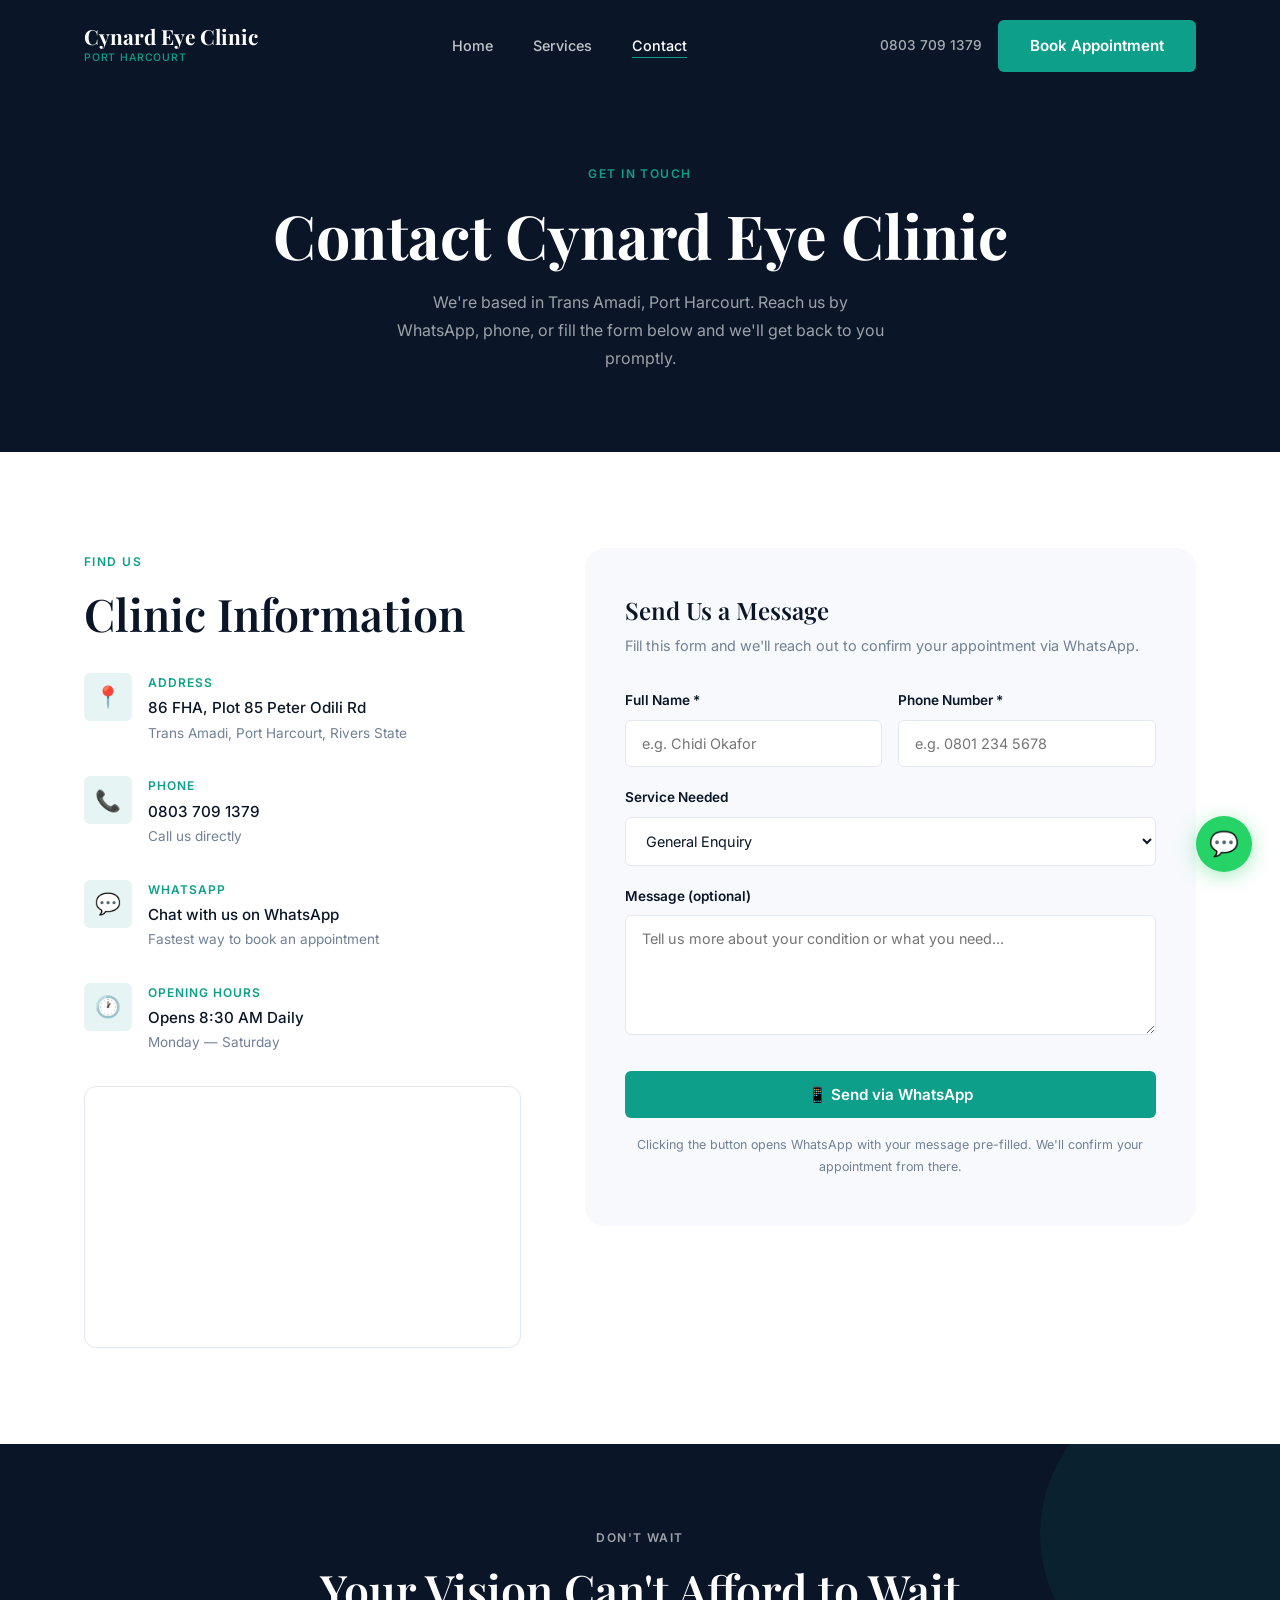
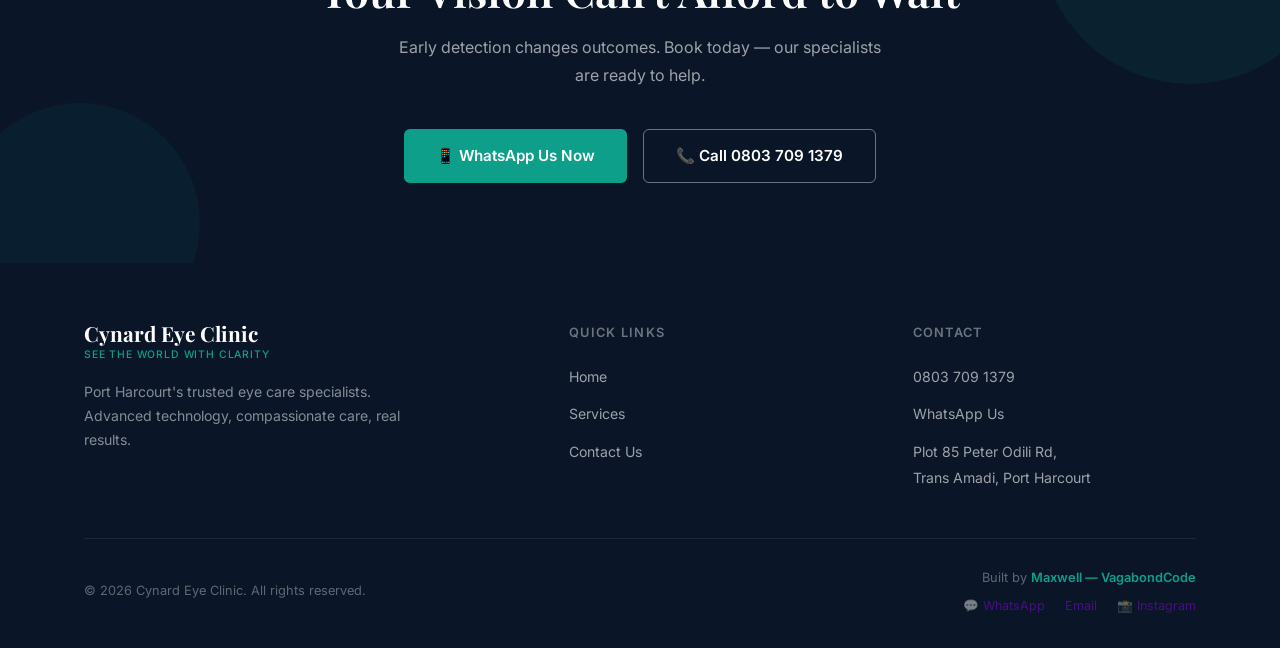
<file: contact.html>
<!DOCTYPE html>
<html lang="en">
<head>
  <meta charset="UTF-8" />
  <meta name="viewport" content="width=device-width, initial-scale=1.0" />
  <meta name="description" content="Contact Cynard Eye Clinic in Port Harcourt. Book an appointment via WhatsApp or call us directly. Located on Peter Odili Road, Trans Amadi." />
  <title>Contact Us | Cynard Eye Clinic</title>
  <link rel="stylesheet" href="style.css" />
  <link rel="icon" href="data:image/svg+xml,<svg xmlns='http://www.w3.org/2000/svg' viewBox='0 0 100 100'><text y='.9em' font-size='90'>👁️</text></svg>" />
</head>
<body>

  <!-- ===== NAVBAR ===== -->
  <nav class="navbar" id="navbar">
    <div class="container">
      <a href="index.html" class="nav-logo">
        <span class="nav-logo-name">Cynard Eye Clinic</span>
        <span class="nav-logo-tag">Port Harcourt</span>
      </a>
      <ul class="nav-links">
        <li><a href="index.html">Home</a></li>
        <li><a href="services.html">Services</a></li>
        <li><a href="contact.html" class="active">Contact</a></li>
      </ul>
      <div class="nav-cta">
        <span class="nav-phone">0803 709 1379</span>
        <a href="https://wa.me/2348037091379" target="_blank" class="btn btn-primary">Book Appointment</a>
      </div>
      <button class="hamburger" id="hamburger" aria-label="Toggle menu">
        <span></span><span></span><span></span>
      </button>
    </div>
  </nav>

  <!-- Mobile Nav -->
  <div class="mobile-nav" id="mobileNav">
    <a href="index.html" onclick="closeMobileNav()">Home</a>
    <a href="services.html" onclick="closeMobileNav()">Services</a>
    <a href="contact.html" onclick="closeMobileNav()">Contact</a>
    <a href="https://wa.me/2348037091379" target="_blank" class="btn btn-primary" style="margin-top:16px;">Book Appointment</a>
  </div>

  <!-- ===== PAGE HERO ===== -->
  <section class="page-hero">
    <div class="container">
      <span class="section-label">Get in Touch</span>
      <h1>Contact Cynard Eye Clinic</h1>
      <p>We're based in Trans Amadi, Port Harcourt. Reach us by WhatsApp, phone, or fill the form below and we'll get back to you promptly.</p>
    </div>
  </section>

  <!-- ===== CONTACT SECTION ===== -->
  <section class="section">
    <div class="container">
      <div class="contact-grid">

        <!-- LEFT: Info -->
        <div>
          <span class="section-label">Find Us</span>
          <h2 style="margin-bottom: 32px;">Clinic Information</h2>

          <div class="contact-info">
            <div class="contact-info-item">
              <div class="contact-info-icon">📍</div>
              <div>
                <div class="contact-info-label">Address</div>
                <div class="contact-info-value">86 FHA, Plot 85 Peter Odili Rd</div>
                <div class="contact-info-sub">Trans Amadi, Port Harcourt, Rivers State</div>
              </div>
            </div>

            <div class="contact-info-item">
              <div class="contact-info-icon">📞</div>
              <div>
                <div class="contact-info-label">Phone</div>
                <a href="tel:+2348037091379" class="contact-info-value" style="display:block;">0803 709 1379</a>
                <div class="contact-info-sub">Call us directly</div>
              </div>
            </div>

            <div class="contact-info-item">
              <div class="contact-info-icon">💬</div>
              <div>
                <div class="contact-info-label">WhatsApp</div>
                <a href="https://wa.me/2348037091379" target="_blank" class="contact-info-value" style="display:block;">Chat with us on WhatsApp</a>
                <div class="contact-info-sub">Fastest way to book an appointment</div>
              </div>
            </div>

            <div class="contact-info-item">
              <div class="contact-info-icon">🕐</div>
              <div>
                <div class="contact-info-label">Opening Hours</div>
                <div class="contact-info-value">Opens 8:30 AM Daily</div>
                <div class="contact-info-sub">Monday — Saturday</div>
              </div>
            </div>
          </div>

          <!-- Map -->
          <div class="map-wrapper">
            <iframe
              src="https://www.google.com/maps/embed?pb=!1m18!1m12!1m3!1d3975.4!2d7.0134!3d4.8156!2m3!1f0!2f0!3f0!3m2!1i1024!2i768!4f13.1!3m3!1m2!1s0x0%3A0x0!2sCynard+Eye+Clinic!5e0!3m2!1sen!2sng!4v1234567890"
              allowfullscreen=""
              loading="lazy"
              referrerpolicy="no-referrer-when-downgrade"
              title="Cynard Eye Clinic location map">
            </iframe>
          </div>
        </div>

        <!-- RIGHT: Form -->
        <div class="contact-form-wrap">
          <h3>Send Us a Message</h3>
          <p>Fill this form and we'll reach out to confirm your appointment via WhatsApp.</p>

          <form id="contactForm">
            <div class="form-row">
              <div class="form-group">
                <label class="form-label" for="name">Full Name *</label>
                <input
                  type="text"
                  id="name"
                  class="form-input"
                  placeholder="e.g. Chidi Okafor"
                  required
                />
              </div>
              <div class="form-group">
                <label class="form-label" for="phone">Phone Number *</label>
                <input
                  type="tel"
                  id="phone"
                  class="form-input"
                  placeholder="e.g. 0801 234 5678"
                  required
                />
              </div>
            </div>

            <div class="form-group">
              <label class="form-label" for="service">Service Needed</label>
              <select id="service" class="form-select">
                <option value="General Enquiry">General Enquiry</option>
                <option value="Routine Eye Exam">Routine Eye Exam</option>
                <option value="Cataract Surgery">Cataract Surgery</option>
                <option value="LASIK / Refractive Surgery">LASIK / Refractive Surgery</option>
                <option value="Glaucoma Treatment">Glaucoma Treatment</option>
                <option value="Retina & Vitreous Care">Retina & Vitreous Care</option>
                <option value="Pediatric Ophthalmology">Pediatric Ophthalmology</option>
                <option value="Oculoplastics">Oculoplastics</option>
                <option value="Contact Lens & Optical">Contact Lens & Optical</option>
              </select>
            </div>

            <div class="form-group">
              <label class="form-label" for="message">Message (optional)</label>
              <textarea
                id="message"
                class="form-textarea"
                placeholder="Tell us more about your condition or what you need..."
              ></textarea>
            </div>

            <button type="submit" class="btn btn-primary" style="width:100%; justify-content:center; margin-top:8px;">
              📱 Send via WhatsApp
            </button>

            <p style="font-size:0.78rem; color:var(--text-muted); text-align:center; margin-top:16px; max-width:none;">
              Clicking the button opens WhatsApp with your message pre-filled. We'll confirm your appointment from there.
            </p>
          </form>
        </div>

      </div>
    </div>
  </section>

  <!-- ===== CTA BANNER ===== -->
  <section class="cta-banner">
    <div class="container">
      <span class="section-label text-white" style="opacity:0.6;">Don't Wait</span>
      <h2>Your Vision Can't Afford to Wait</h2>
      <p>
        Early detection changes outcomes. Book today — our specialists are ready to help.
      </p>
      <div class="cta-actions">
        <a href="https://wa.me/2348037091379" target="_blank" class="btn btn-primary">
          📱 WhatsApp Us Now
        </a>
        <a href="tel:+2348037091379" class="btn btn-outline">
          📞 Call 0803 709 1379
        </a>
      </div>
    </div>
  </section>

  <!-- ===== FOOTER ===== -->
  <footer>
    <div class="container">
      <div class="footer-top">
        <div class="footer-brand">
          <div class="nav-logo">
            <span class="nav-logo-name">Cynard Eye Clinic</span>
            <span class="nav-logo-tag">See the World with Clarity</span>
          </div>
          <p>Port Harcourt's trusted eye care specialists. Advanced technology, compassionate care, real results.</p>
        </div>
        <div>
          <div class="footer-heading">Quick Links</div>
          <ul class="footer-links">
            <li><a href="index.html">Home</a></li>
            <li><a href="services.html">Services</a></li>
            <li><a href="contact.html">Contact Us</a></li>
          </ul>
        </div>
        <div>
          <div class="footer-heading">Contact</div>
          <ul class="footer-links">
            <li><a href="tel:+2348037091379">0803 709 1379</a></li>
            <li><a href="https://wa.me/2348037091379" target="_blank">WhatsApp Us</a></li>
            <li><a href="contact.html">Plot 85 Peter Odili Rd,<br>Trans Amadi, Port Harcourt</a></li>
          </ul>
        </div>
      </div>
      <div class="footer-bottom">
        <p class="footer-copyright">© 2026 Cynard Eye Clinic. All rights reserved.</p>
        <div class="footer-credit-block">
          <p class="footer-credit">Built by <a href="https://wa.me/2347089428435" target="_blank">Maxwell — VagabondCode</a></p>
          <div class="footer-credit-contacts">
            <a href="https://wa.me/2347089428435" target="_blank" class="footer-contact-link">💬 WhatsApp</a>
            <a href="mailto:vagabondcode02@gmail.com" class="footer-contact-link">Email</a>
            <a href="https://instagram.com/vagabond.code" target="_blank" class="footer-contact-link">📸 Instagram</a>
          </div>
        </div>
      </div>
    </div>
  </footer>

  <!-- WhatsApp Float -->
  <a href="https://wa.me/2348037091379" target="_blank" class="whatsapp-float" aria-label="Chat on WhatsApp">
    💬
  </a>

  <script src="main.js"></script>
</body>
</html>
</file>
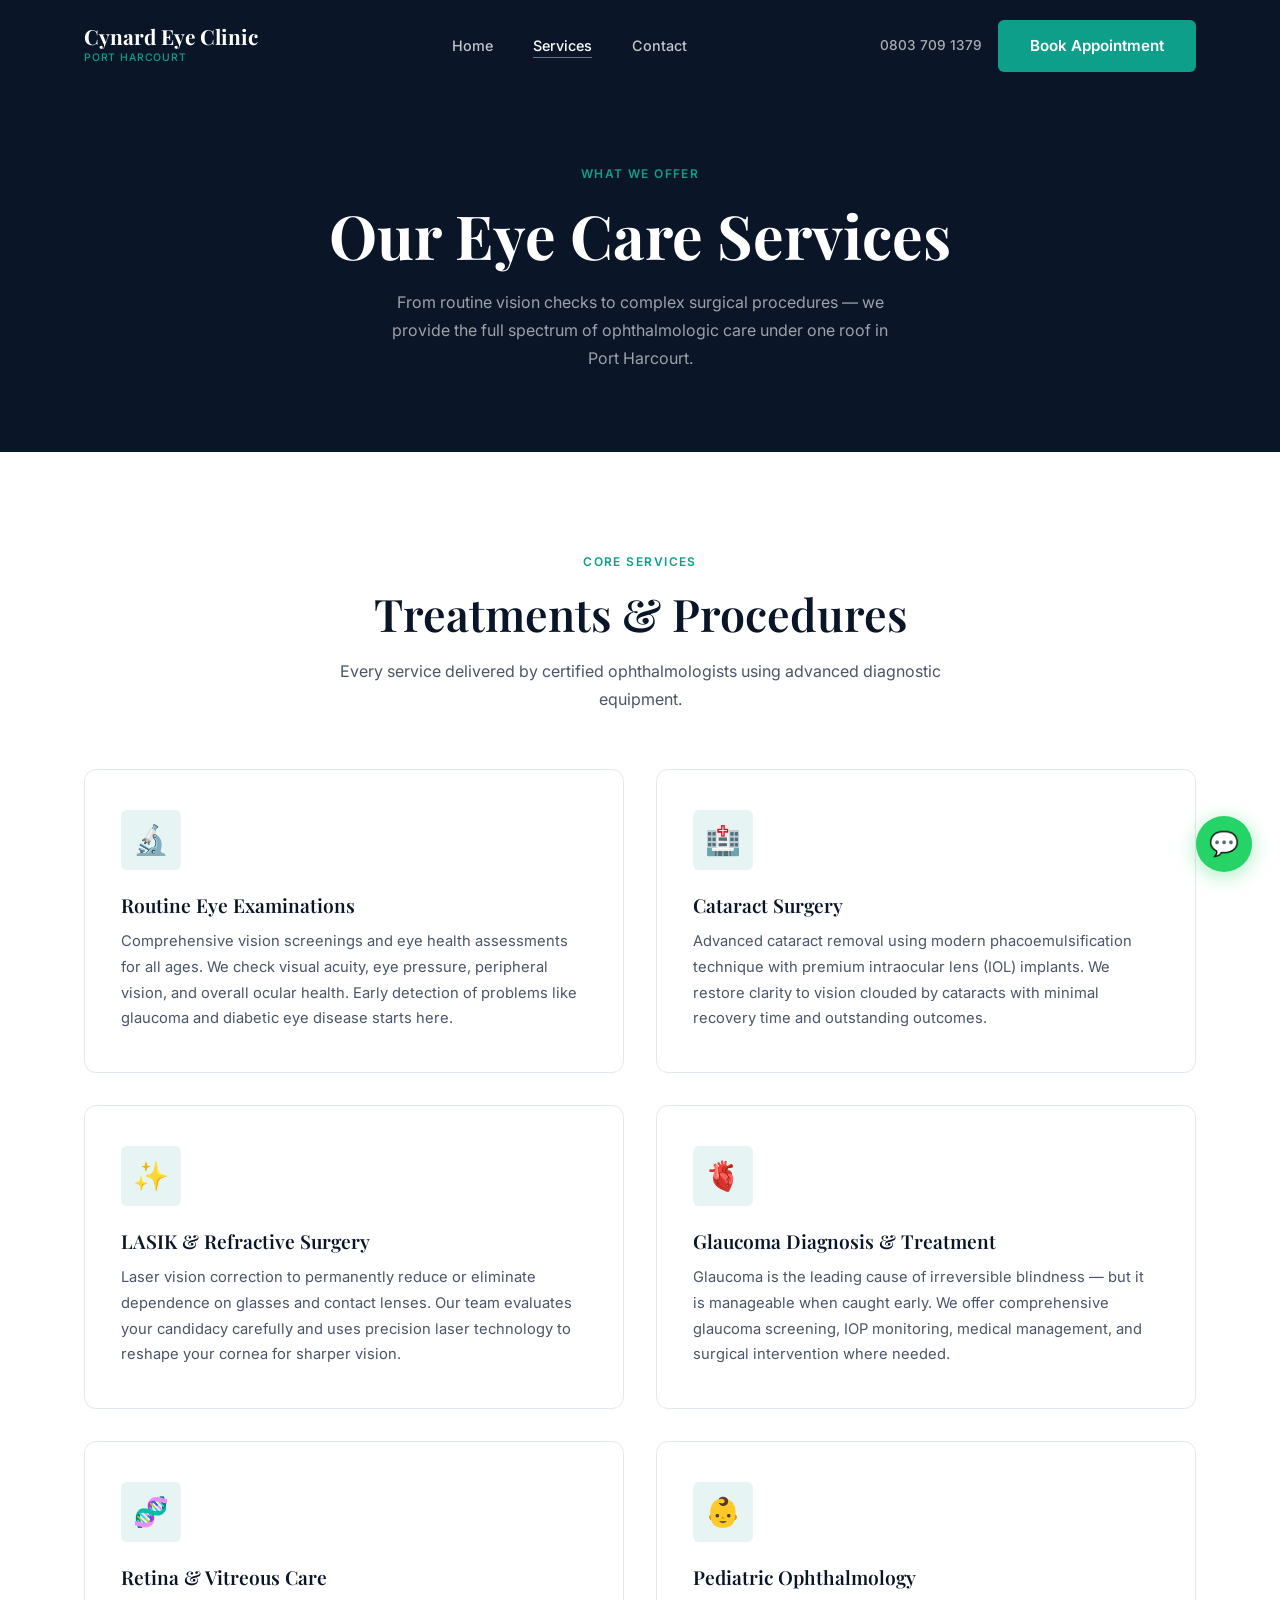
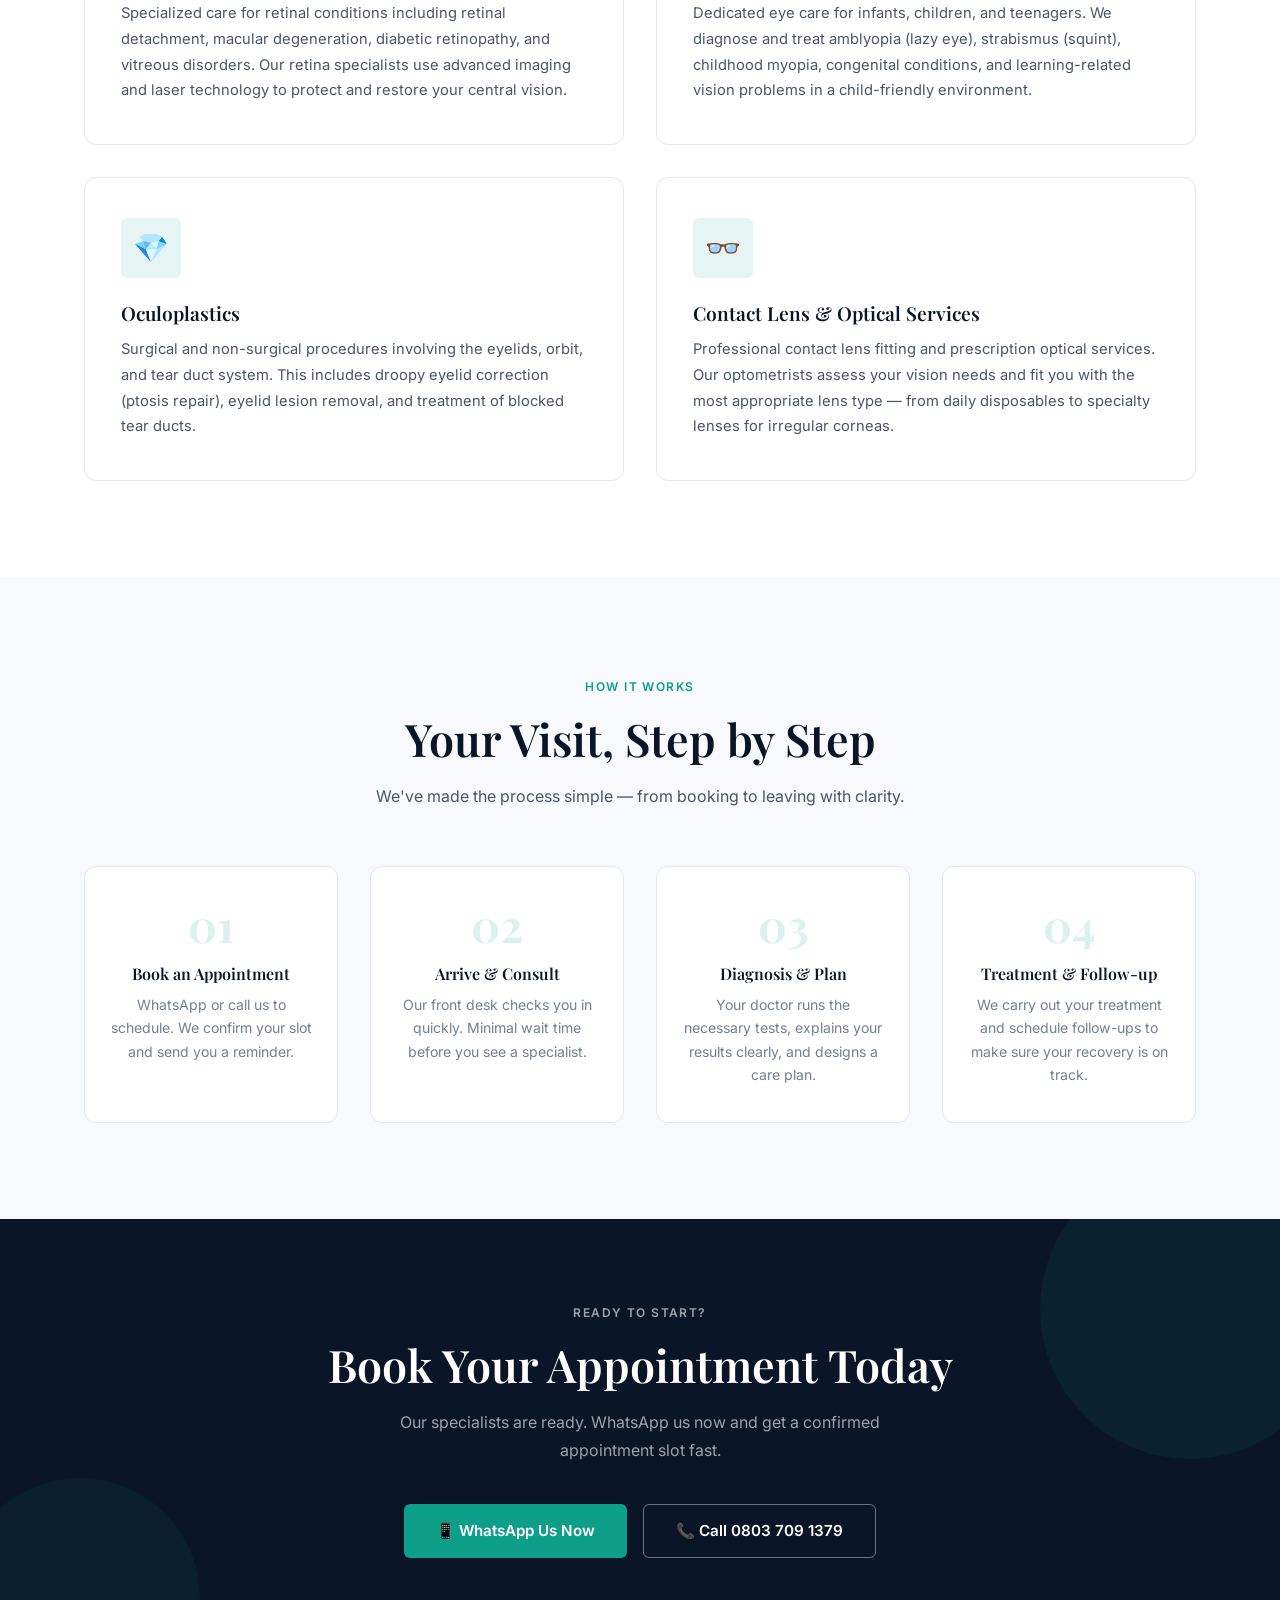
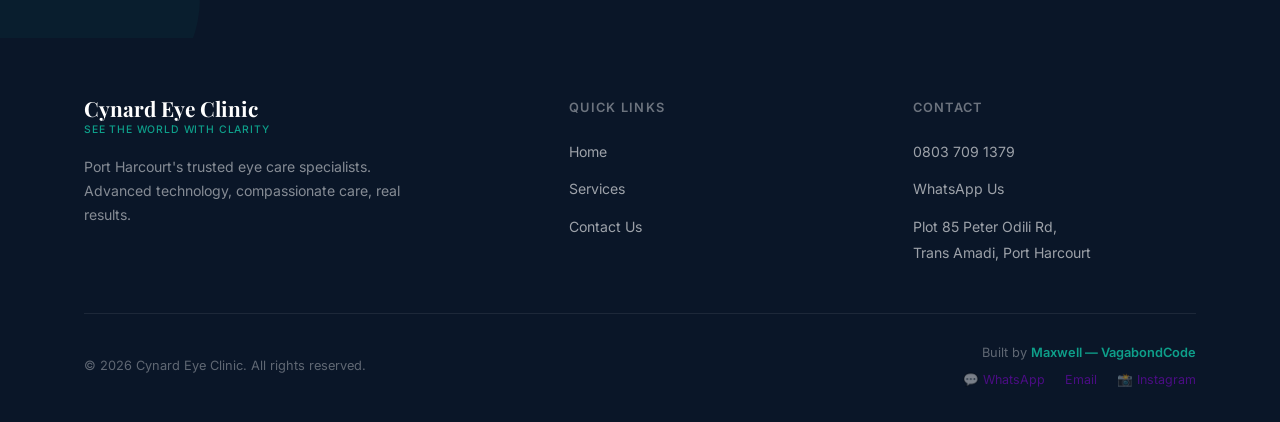
<file: services.html>
<!DOCTYPE html>
<html lang="en">
<head>
  <meta charset="UTF-8" />
  <meta name="viewport" content="width=device-width, initial-scale=1.0" />
  <meta name="description" content="Cynard Eye Clinic services — cataract surgery, LASIK, glaucoma treatment, pediatric ophthalmology and more in Port Harcourt." />
  <title>Our Services | Cynard Eye Clinic</title>
  <link rel="stylesheet" href="style.css" />
  <link rel="icon" href="data:image/svg+xml,<svg xmlns='http://www.w3.org/2000/svg' viewBox='0 0 100 100'><text y='.9em' font-size='90'>👁️</text></svg>" />
</head>
<body>

  <!-- ===== NAVBAR ===== -->
  <nav class="navbar" id="navbar">
    <div class="container">
      <a href="index.html" class="nav-logo">
        <span class="nav-logo-name">Cynard Eye Clinic</span>
        <span class="nav-logo-tag">Port Harcourt</span>
      </a>
      <ul class="nav-links">
        <li><a href="index.html">Home</a></li>
        <li><a href="services.html" class="active">Services</a></li>
        <li><a href="contact.html">Contact</a></li>
      </ul>
      <div class="nav-cta">
        <span class="nav-phone">0803 709 1379</span>
        <a href="https://wa.me/2348037091379" target="_blank" class="btn btn-primary">Book Appointment</a>
      </div>
      <button class="hamburger" id="hamburger" aria-label="Toggle menu">
        <span></span><span></span><span></span>
      </button>
    </div>
  </nav>

  <!-- Mobile Nav -->
  <div class="mobile-nav" id="mobileNav">
    <a href="index.html" onclick="closeMobileNav()">Home</a>
    <a href="services.html" onclick="closeMobileNav()">Services</a>
    <a href="contact.html" onclick="closeMobileNav()">Contact</a>
    <a href="https://wa.me/2348037091379" target="_blank" class="btn btn-primary" style="margin-top:16px;">Book Appointment</a>
  </div>

  <!-- ===== PAGE HERO ===== -->
  <section class="page-hero">
    <div class="container">
      <span class="section-label">What We Offer</span>
      <h1>Our Eye Care Services</h1>
      <p>From routine vision checks to complex surgical procedures — we provide the full spectrum of ophthalmologic care under one roof in Port Harcourt.</p>
    </div>
  </section>

  <!-- ===== MAIN SERVICES ===== -->
  <section class="section">
    <div class="container">
      <div class="text-center">
        <span class="section-label">Core Services</span>
        <h2>Treatments & Procedures</h2>
        <p style="margin: 16px auto 0; text-align:center;">
          Every service delivered by certified ophthalmologists using advanced diagnostic equipment.
        </p>
      </div>

      <div class="services-page-grid">

        <div class="service-page-card">
          <div class="service-icon">🔬</div>
          <h3>Routine Eye Examinations</h3>
          <p>Comprehensive vision screenings and eye health assessments for all ages. We check visual acuity, eye pressure, peripheral vision, and overall ocular health. Early detection of problems like glaucoma and diabetic eye disease starts here.</p>
        </div>

        <div class="service-page-card">
          <div class="service-icon">🏥</div>
          <h3>Cataract Surgery</h3>
          <p>Advanced cataract removal using modern phacoemulsification technique with premium intraocular lens (IOL) implants. We restore clarity to vision clouded by cataracts with minimal recovery time and outstanding outcomes.</p>
        </div>

        <div class="service-page-card">
          <div class="service-icon">✨</div>
          <h3>LASIK & Refractive Surgery</h3>
          <p>Laser vision correction to permanently reduce or eliminate dependence on glasses and contact lenses. Our team evaluates your candidacy carefully and uses precision laser technology to reshape your cornea for sharper vision.</p>
        </div>

        <div class="service-page-card">
          <div class="service-icon">🫀</div>
          <h3>Glaucoma Diagnosis & Treatment</h3>
          <p>Glaucoma is the leading cause of irreversible blindness — but it is manageable when caught early. We offer comprehensive glaucoma screening, IOP monitoring, medical management, and surgical intervention where needed.</p>
        </div>

        <div class="service-page-card">
          <div class="service-icon">🧬</div>
          <h3>Retina & Vitreous Care</h3>
          <p>Specialized care for retinal conditions including retinal detachment, macular degeneration, diabetic retinopathy, and vitreous disorders. Our retina specialists use advanced imaging and laser technology to protect and restore your central vision.</p>
        </div>

        <div class="service-page-card">
          <div class="service-icon">👶</div>
          <h3>Pediatric Ophthalmology</h3>
          <p>Dedicated eye care for infants, children, and teenagers. We diagnose and treat amblyopia (lazy eye), strabismus (squint), childhood myopia, congenital conditions, and learning-related vision problems in a child-friendly environment.</p>
        </div>

        <div class="service-page-card">
          <div class="service-icon">💎</div>
          <h3>Oculoplastics</h3>
          <p>Surgical and non-surgical procedures involving the eyelids, orbit, and tear duct system. This includes droopy eyelid correction (ptosis repair), eyelid lesion removal, and treatment of blocked tear ducts.</p>
        </div>

        <div class="service-page-card">
          <div class="service-icon">👓</div>
          <h3>Contact Lens & Optical Services</h3>
          <p>Professional contact lens fitting and prescription optical services. Our optometrists assess your vision needs and fit you with the most appropriate lens type — from daily disposables to specialty lenses for irregular corneas.</p>
        </div>

      </div>
    </div>
  </section>

  <!-- ===== PROCESS SECTION ===== -->
  <section class="section bg-off-white">
    <div class="container">
      <div class="text-center">
        <span class="section-label">How It Works</span>
        <h2>Your Visit, Step by Step</h2>
        <p style="margin: 16px auto 0; text-align:center;">
          We've made the process simple — from booking to leaving with clarity.
        </p>
      </div>

      <div class="process-grid">
        <div class="process-step">
          <div class="process-number">01</div>
          <h4>Book an Appointment</h4>
          <p>WhatsApp or call us to schedule. We confirm your slot and send you a reminder.</p>
        </div>
        <div class="process-step">
          <div class="process-number">02</div>
          <h4>Arrive & Consult</h4>
          <p>Our front desk checks you in quickly. Minimal wait time before you see a specialist.</p>
        </div>
        <div class="process-step">
          <div class="process-number">03</div>
          <h4>Diagnosis & Plan</h4>
          <p>Your doctor runs the necessary tests, explains your results clearly, and designs a care plan.</p>
        </div>
        <div class="process-step">
          <div class="process-number">04</div>
          <h4>Treatment & Follow-up</h4>
          <p>We carry out your treatment and schedule follow-ups to make sure your recovery is on track.</p>
        </div>
      </div>
    </div>
  </section>

  <!-- ===== CTA BANNER ===== -->
  <section class="cta-banner">
    <div class="container">
      <span class="section-label text-white" style="opacity:0.6;">Ready to Start?</span>
      <h2>Book Your Appointment Today</h2>
      <p>
        Our specialists are ready. WhatsApp us now and get a confirmed appointment slot fast.
      </p>
      <div class="cta-actions">
        <a href="https://wa.me/2348037091379" target="_blank" class="btn btn-primary">
          📱 WhatsApp Us Now
        </a>
        <a href="tel:+2348037091379" class="btn btn-outline">
          📞 Call 0803 709 1379
        </a>
      </div>
    </div>
  </section>

  <!-- ===== FOOTER ===== -->
  <footer>
    <div class="container">
      <div class="footer-top">
        <div class="footer-brand">
          <div class="nav-logo">
            <span class="nav-logo-name">Cynard Eye Clinic</span>
            <span class="nav-logo-tag">See the World with Clarity</span>
          </div>
          <p>Port Harcourt's trusted eye care specialists. Advanced technology, compassionate care, real results.</p>
        </div>
        <div>
          <div class="footer-heading">Quick Links</div>
          <ul class="footer-links">
            <li><a href="index.html">Home</a></li>
            <li><a href="services.html">Services</a></li>
            <li><a href="contact.html">Contact Us</a></li>
          </ul>
        </div>
        <div>
          <div class="footer-heading">Contact</div>
          <ul class="footer-links">
            <li><a href="tel:+2348037091379">0803 709 1379</a></li>
            <li><a href="https://wa.me/2348037091379" target="_blank">WhatsApp Us</a></li>
            <li><a href="contact.html">Plot 85 Peter Odili Rd,<br>Trans Amadi, Port Harcourt</a></li>
          </ul>
        </div>
      </div>
      <div class="footer-bottom">
        <p class="footer-copyright">© 2026 Cynard Eye Clinic. All rights reserved.</p>
        <div class="footer-credit-block">
          <p class="footer-credit">Built by <a href="https://wa.me/2347089428435" target="_blank">Maxwell — VagabondCode</a></p>
          <div class="footer-credit-contacts">
            <a href="https://wa.me/2347089428435" target="_blank" class="footer-contact-link">
              💬 WhatsApp
            </a>
            <a href="mailto:vagabondcode02@gmail.com" class="footer-contact-link">Email</a>
            <a href="https://instagram.com/vagabond.code" target="_blank" class="footer-contact-link">
              📸 Instagram
            </a>
          </div>
        </div>
      </div>
    </div>
  </footer>

  <!-- WhatsApp Float -->
  <a href="https://wa.me/2348037091379" target="_blank" class="whatsapp-float" aria-label="Chat on WhatsApp">
    💬
  </a>

  <script src="main.js"></script>
</body>
</html>
</file>
<file: style.css>
/* ================================
   CYNARD EYE CLINIC — STYLESHEET
   VagabondCode | Maxwell Idowu
================================ */

/* --- GOOGLE FONTS --- */
@import url('https://fonts.googleapis.com/css2?family=Inter:wght@300;400;500;600;700&family=Playfair+Display:wght@600;700&display=swap');

/* --- CSS VARIABLES --- */
:root {
  --navy: #0A1628;
  --navy-mid: #112240;
  --teal: #0E9F8A;
  --teal-light: #12B5A0;
  --white: #FFFFFF;
  --off-white: #F7F9FC;
  --text-primary: #0A1628;
  --text-secondary: #4A5568;
  --text-muted: #718096;
  --border: #E2E8F0;
  --shadow-sm: 0 2px 8px rgba(10, 22, 40, 0.08);
  --shadow-md: 0 8px 32px rgba(10, 22, 40, 0.12);
  --shadow-lg: 0 20px 60px rgba(10, 22, 40, 0.16);
  --radius-sm: 6px;
  --radius-md: 12px;
  --radius-lg: 20px;
  --font-body: 'Inter', sans-serif;
  --font-display: 'Playfair Display', serif;
  --transition: all 0.3s cubic-bezier(0.4, 0, 0.2, 1);
}

/* --- RESET --- */
*, *::before, *::after {
  margin: 0;
  padding: 0;
  box-sizing: border-box;
}

html {
  scroll-behavior: smooth;
  font-size: 16px;
}

body {
  font-family: var(--font-body);
  color: var(--text-primary);
  background: var(--white);
  line-height: 1.6;
  overflow-x: hidden;
  -webkit-font-smoothing: antialiased;
}

img {
  max-width: 100%;
  display: block;
}

a {
  text-decoration: none;
  color: inherit;
}

ul {
  list-style: none;
}

/* --- TYPOGRAPHY --- */
h1, h2, h3, h4 {
  font-family: var(--font-display);
  line-height: 1.2;
  color: var(--navy);
}

h1 { font-size: clamp(2.2rem, 5vw, 3.8rem); font-weight: 700; }
h2 { font-size: clamp(1.8rem, 3.5vw, 2.8rem); font-weight: 600; }
h3 { font-size: clamp(1.2rem, 2vw, 1.5rem); font-weight: 600; }
h4 { font-size: 1.1rem; font-weight: 600; }

p {
  font-size: 1rem;
  line-height: 1.75;
  color: var(--text-secondary);
  max-width: 65ch;
}

/* --- UTILITIES --- */
.container {
  width: 100%;
  max-width: 1160px;
  margin: 0 auto;
  padding: 0 24px;
}

.section {
  padding: 96px 0;
}

.section-sm {
  padding: 64px 0;
}

.section-label {
  display: inline-block;
  font-size: 0.75rem;
  font-weight: 600;
  letter-spacing: 0.12em;
  text-transform: uppercase;
  color: var(--teal);
  margin-bottom: 16px;
}

.text-center { text-align: center; }
.text-white { color: var(--white) !important; }
.text-muted { color: var(--text-muted) !important; }

.bg-navy { background: var(--navy); }
.bg-off-white { background: var(--off-white); }

/* --- BUTTONS --- */
.btn {
  display: inline-flex;
  align-items: center;
  gap: 8px;
  padding: 14px 32px;
  border-radius: var(--radius-sm);
  font-family: var(--font-body);
  font-size: 0.95rem;
  font-weight: 600;
  cursor: pointer;
  border: none;
  transition: var(--transition);
  white-space: nowrap;
}

.btn-primary {
  background: var(--teal);
  color: var(--white);
}

.btn-primary:hover {
  background: var(--teal-light);
  transform: translateY(-2px);
  box-shadow: 0 8px 24px rgba(14, 159, 138, 0.35);
}

.btn-outline {
  background: transparent;
  color: var(--white);
  border: 1.5px solid rgba(255,255,255,0.4);
}

.btn-outline:hover {
  background: rgba(255,255,255,0.1);
  border-color: var(--white);
}

.btn-ghost {
  background: transparent;
  color: var(--teal);
  padding: 0;
  font-weight: 600;
}

.btn-ghost:hover {
  gap: 12px;
}

/* --- NAVBAR --- */
.navbar {
  position: fixed;
  top: 0;
  left: 0;
  right: 0;
  z-index: 1000;
  padding: 20px 0;
  transition: var(--transition);
}

.navbar.scrolled {
  background: rgba(10, 22, 40, 0.97);
  backdrop-filter: blur(12px);
  padding: 14px 0;
  box-shadow: var(--shadow-md);
}

.navbar .container {
  display: flex;
  align-items: center;
  justify-content: space-between;
}

.nav-logo {
  display: flex;
  flex-direction: column;
}

.nav-logo-name {
  font-family: var(--font-display);
  font-size: 1.3rem;
  font-weight: 700;
  color: var(--white);
  line-height: 1;
}

.nav-logo-tag {
  font-size: 0.65rem;
  font-weight: 500;
  color: var(--teal);
  letter-spacing: 0.08em;
  text-transform: uppercase;
  margin-top: 3px;
}

.nav-links {
  display: flex;
  align-items: center;
  gap: 40px;
}

.nav-links a {
  font-size: 0.9rem;
  font-weight: 500;
  color: rgba(255,255,255,0.75);
  transition: var(--transition);
  position: relative;
}

.nav-links a::after {
  content: '';
  position: absolute;
  bottom: -4px;
  left: 0;
  width: 0;
  height: 1.5px;
  background: var(--teal);
  transition: var(--transition);
}

.nav-links a:hover,
.nav-links a.active {
  color: var(--white);
}

.nav-links a:hover::after,
.nav-links a.active::after {
  width: 100%;
}

.nav-cta {
  display: flex;
  align-items: center;
  gap: 16px;
}

.nav-phone {
  font-size: 0.85rem;
  font-weight: 500;
  color: rgba(255,255,255,0.65);
}

.hamburger {
  display: none;
  flex-direction: column;
  gap: 5px;
  cursor: pointer;
  padding: 4px;
}

.hamburger span {
  display: block;
  width: 24px;
  height: 2px;
  background: var(--white);
  transition: var(--transition);
  border-radius: 2px;
}

.hamburger.open span:nth-child(1) {
  transform: translateY(7px) rotate(45deg);
}
.hamburger.open span:nth-child(2) {
  opacity: 0;
}
.hamburger.open span:nth-child(3) {
  transform: translateY(-7px) rotate(-45deg);
}

/* Mobile nav */
.mobile-nav {
  display: none;
  position: fixed;
  top: 0;
  left: 0;
  right: 0;
  bottom: 0;
  background: var(--navy);
  z-index: 999;
  flex-direction: column;
  align-items: center;
  justify-content: center;
  gap: 40px;
}

.mobile-nav.open {
  display: flex;
}

.mobile-nav a {
  font-family: var(--font-display);
  font-size: 2rem;
  font-weight: 600;
  color: var(--white);
  transition: var(--transition);
}

.mobile-nav a:hover {
  color: var(--teal);
}

/* --- HERO --- */
.hero {
  min-height: 100vh;
  background: var(--navy);
  display: flex;
  align-items: center;
  position: relative;
  overflow: hidden;
  padding-top: 80px;
}

.hero-bg-pattern {
  position: absolute;
  top: 0; right: 0;
  width: 55%;
  height: 100%;
  background: linear-gradient(135deg, #112240 0%, #0d1f3c 100%);
  clip-path: polygon(12% 0, 100% 0, 100% 100%, 0% 100%);
  z-index: 0;
}

.hero-image-wrap {
  position: absolute;
  top: 0; right: 0;
  width: 50%;
  height: 100%;
  z-index: 1;
}

.hero-image-wrap img {
  width: 100%;
  height: 100%;
  object-fit: cover;
  opacity: 0.35;
}

.hero-overlay {
  position: absolute;
  top: 0; right: 0;
  width: 50%;
  height: 100%;
  background: linear-gradient(to right, var(--navy) 0%, transparent 40%);
  z-index: 2;
}

.hero .container {
  position: relative;
  z-index: 3;
  display: grid;
  grid-template-columns: 1fr 1fr;
  gap: 60px;
  align-items: center;
}

.hero-content {
  max-width: 580px;
}

.hero-badge {
  display: inline-flex;
  align-items: center;
  gap: 8px;
  background: rgba(14, 159, 138, 0.15);
  border: 1px solid rgba(14, 159, 138, 0.3);
  border-radius: 100px;
  padding: 6px 16px;
  margin-bottom: 28px;
}

.hero-badge span {
  font-size: 0.8rem;
  font-weight: 500;
  color: var(--teal);
}

.hero-badge-dot {
  width: 6px;
  height: 6px;
  border-radius: 50%;
  background: var(--teal);
  animation: pulse 2s infinite;
}

@keyframes pulse {
  0%, 100% { opacity: 1; transform: scale(1); }
  50% { opacity: 0.5; transform: scale(0.8); }
}

.hero h1 {
  color: var(--white);
  margin-bottom: 24px;
}

.hero h1 span {
  color: var(--teal);
}

.hero-description {
  color: rgba(255,255,255,0.65);
  font-size: 1.05rem;
  line-height: 1.8;
  margin-bottom: 40px;
  max-width: 52ch;
}

.hero-actions {
  display: flex;
  align-items: center;
  gap: 20px;
  flex-wrap: wrap;
}

.hero-stats {
  display: flex;
  gap: 48px;
  margin-top: 60px;
  padding-top: 40px;
  border-top: 1px solid rgba(255,255,255,0.1);
}

.hero-stat-number {
  font-family: var(--font-display);
  font-size: 2rem;
  font-weight: 700;
  color: var(--white);
  line-height: 1;
}

.hero-stat-label {
  font-size: 0.8rem;
  color: rgba(255,255,255,0.5);
  margin-top: 4px;
}

/* --- TRUST BAR --- */
.trust-bar {
  background: var(--teal);
  padding: 20px 0;
}

.trust-bar .container {
  display: flex;
  align-items: center;
  justify-content: space-between;
  flex-wrap: wrap;
  gap: 16px;
}

.trust-item {
  display: flex;
  align-items: center;
  gap: 10px;
}

.trust-icon {
  font-size: 1.2rem;
}

.trust-text {
  font-size: 0.85rem;
  font-weight: 600;
  color: var(--white);
}

/* --- SERVICES SECTION --- */
.services-grid {
  display: grid;
  grid-template-columns: repeat(3, 1fr);
  gap: 24px;
  margin-top: 56px;
}

.service-card {
  background: var(--white);
  border: 1px solid var(--border);
  border-radius: var(--radius-md);
  padding: 36px 28px;
  transition: var(--transition);
  position: relative;
  overflow: hidden;
}

.service-card::before {
  content: '';
  position: absolute;
  top: 0; left: 0;
  width: 3px;
  height: 0;
  background: var(--teal);
  transition: var(--transition);
}

.service-card:hover {
  transform: translateY(-4px);
  box-shadow: var(--shadow-md);
  border-color: transparent;
}

.service-card:hover::before {
  height: 100%;
}

.service-icon {
  width: 52px;
  height: 52px;
  background: rgba(14, 159, 138, 0.1);
  border-radius: var(--radius-sm);
  display: flex;
  align-items: center;
  justify-content: center;
  font-size: 1.5rem;
  margin-bottom: 20px;
}

.service-card h3 {
  font-size: 1.05rem;
  margin-bottom: 10px;
  color: var(--navy);
}

.service-card p {
  font-size: 0.9rem;
  line-height: 1.65;
  color: var(--text-muted);
  max-width: none;
}

/* --- WHY CHOOSE US --- */
.why-grid {
  display: grid;
  grid-template-columns: 1fr 1fr;
  gap: 80px;
  align-items: center;
}

.why-image {
  border-radius: var(--radius-lg);
  overflow: hidden;
  box-shadow: var(--shadow-lg);
  height: 520px;
}

.why-image img {
  width: 100%;
  height: 100%;
  object-fit: cover;
}

.why-points {
  display: flex;
  flex-direction: column;
  gap: 32px;
  margin-top: 40px;
}

.why-point {
  display: flex;
  gap: 20px;
}

.why-point-icon {
  width: 44px;
  height: 44px;
  min-width: 44px;
  background: rgba(14, 159, 138, 0.1);
  border-radius: var(--radius-sm);
  display: flex;
  align-items: center;
  justify-content: center;
  font-size: 1.2rem;
}

.why-point-text h4 {
  color: var(--navy);
  margin-bottom: 6px;
}

.why-point-text p {
  font-size: 0.9rem;
  color: var(--text-muted);
  max-width: none;
}

/* --- TESTIMONIALS --- */
.testimonials-grid {
  display: grid;
  grid-template-columns: repeat(3, 1fr);
  gap: 24px;
  margin-top: 56px;
}

.testimonial-card {
  background: var(--white);
  border: 1px solid var(--border);
  border-radius: var(--radius-md);
  padding: 32px 28px;
  transition: var(--transition);
}

.testimonial-card:hover {
  box-shadow: var(--shadow-md);
  border-color: transparent;
}

.testimonial-stars {
  color: #F59E0B;
  font-size: 0.9rem;
  margin-bottom: 16px;
  letter-spacing: 2px;
}

.testimonial-card blockquote {
  font-size: 0.92rem;
  line-height: 1.75;
  color: var(--text-secondary);
  font-style: italic;
  margin-bottom: 24px;
}

.testimonial-author {
  display: flex;
  align-items: center;
  gap: 12px;
}

.testimonial-avatar {
  width: 40px;
  height: 40px;
  border-radius: 50%;
  background: var(--teal);
  display: flex;
  align-items: center;
  justify-content: center;
  font-weight: 700;
  font-size: 0.85rem;
  color: var(--white);
}

.testimonial-name {
  font-size: 0.9rem;
  font-weight: 600;
  color: var(--navy);
}

.testimonial-date {
  font-size: 0.78rem;
  color: var(--text-muted);
}

/* --- CTA BANNER --- */
.cta-banner {
  background: var(--navy);
  padding: 80px 0;
  text-align: center;
  position: relative;
  overflow: hidden;
}

.cta-banner::before {
  content: '';
  position: absolute;
  top: -60px; right: -60px;
  width: 300px; height: 300px;
  border-radius: 50%;
  background: rgba(14, 159, 138, 0.08);
}

.cta-banner::after {
  content: '';
  position: absolute;
  bottom: -80px; left: -40px;
  width: 240px; height: 240px;
  border-radius: 50%;
  background: rgba(14, 159, 138, 0.06);
}

.cta-banner h2 {
  color: var(--white);
  margin-bottom: 16px;
}

.cta-banner p {
  color: rgba(255,255,255,0.6);
  margin: 0 auto 40px;
  max-width: 50ch;
}

.cta-actions {
  display: flex;
  justify-content: center;
  gap: 16px;
  flex-wrap: wrap;
  position: relative;
  z-index: 1;
}

/* --- SERVICES PAGE SPECIFIC --- */
.services-page-grid {
  display: grid;
  grid-template-columns: repeat(2, 1fr);
  gap: 32px;
  margin-top: 56px;
}

.service-page-card {
  background: var(--white);
  border: 1px solid var(--border);
  border-radius: var(--radius-md);
  padding: 40px 36px;
  transition: var(--transition);
}

.service-page-card:hover {
  box-shadow: var(--shadow-md);
  border-color: var(--teal);
}

.service-page-card .service-icon {
  width: 60px;
  height: 60px;
  font-size: 1.8rem;
  margin-bottom: 24px;
}

.service-page-card h3 {
  font-size: 1.2rem;
  margin-bottom: 12px;
}

.service-page-card p {
  font-size: 0.92rem;
  max-width: none;
}

/* Page hero (non-home pages) */
.page-hero {
  background: var(--navy);
  padding: 160px 0 80px;
  text-align: center;
}

.page-hero h1 {
  color: var(--white);
  margin-bottom: 16px;
}

.page-hero p {
  color: rgba(255,255,255,0.6);
  margin: 0 auto;
  max-width: 50ch;
  text-align: center;
}

/* --- CONTACT PAGE --- */
.contact-grid {
  display: grid;
  grid-template-columns: 1fr 1.4fr;
  gap: 64px;
  align-items: start;
}

.contact-info {
  display: flex;
  flex-direction: column;
  gap: 32px;
}

.contact-info-item {
  display: flex;
  gap: 16px;
}

.contact-info-icon {
  width: 48px;
  height: 48px;
  min-width: 48px;
  background: rgba(14, 159, 138, 0.1);
  border-radius: var(--radius-sm);
  display: flex;
  align-items: center;
  justify-content: center;
  font-size: 1.3rem;
}

.contact-info-label {
  font-size: 0.75rem;
  font-weight: 600;
  text-transform: uppercase;
  letter-spacing: 0.08em;
  color: var(--teal);
  margin-bottom: 4px;
}

.contact-info-value {
  font-size: 0.95rem;
  font-weight: 500;
  color: var(--navy);
}

.contact-info-sub {
  font-size: 0.85rem;
  color: var(--text-muted);
  margin-top: 2px;
}

.map-wrapper {
  border-radius: var(--radius-md);
  overflow: hidden;
  margin-top: 32px;
  border: 1px solid var(--border);
}

.map-wrapper iframe {
  width: 100%;
  height: 260px;
  border: none;
  display: block;
}

.contact-form-wrap {
  background: var(--off-white);
  border-radius: var(--radius-lg);
  padding: 48px 40px;
}

.contact-form-wrap h3 {
  margin-bottom: 8px;
}

.contact-form-wrap > p {
  color: var(--text-muted);
  font-size: 0.9rem;
  margin-bottom: 32px;
}

.form-group {
  margin-bottom: 20px;
}

.form-label {
  display: block;
  font-size: 0.85rem;
  font-weight: 600;
  color: var(--navy);
  margin-bottom: 8px;
}

.form-input,
.form-select,
.form-textarea {
  width: 100%;
  padding: 14px 16px;
  border: 1.5px solid var(--border);
  border-radius: var(--radius-sm);
  font-family: var(--font-body);
  font-size: 0.9rem;
  color: var(--text-primary);
  background: var(--white);
  transition: var(--transition);
  outline: none;
}

.form-input:focus,
.form-select:focus,
.form-textarea:focus {
  border-color: var(--teal);
  box-shadow: 0 0 0 3px rgba(14, 159, 138, 0.1);
}

.form-textarea {
  resize: vertical;
  min-height: 120px;
}

.form-row {
  display: grid;
  grid-template-columns: 1fr 1fr;
  gap: 16px;
}

/* --- FOOTER --- */
footer {
  background: var(--navy);
  padding: 60px 0 32px;
}

.footer-top {
  display: grid;
  grid-template-columns: 1.5fr 1fr 1fr;
  gap: 60px;
  padding-bottom: 48px;
  border-bottom: 1px solid rgba(255,255,255,0.08);
}

.footer-brand p {
  font-size: 0.88rem;
  color: rgba(255,255,255,0.5);
  margin-top: 16px;
  max-width: 38ch;
  line-height: 1.7;
}

.footer-heading {
  font-size: 0.8rem;
  font-weight: 600;
  letter-spacing: 0.1em;
  text-transform: uppercase;
  color: rgba(255,255,255,0.4);
  margin-bottom: 20px;
}

.footer-links {
  display: flex;
  flex-direction: column;
  gap: 12px;
}

.footer-links a {
  font-size: 0.88rem;
  color: rgba(255,255,255,0.6);
  transition: var(--transition);
}

.footer-links a:hover {
  color: var(--teal);
}

.footer-bottom {
  display: flex;
  align-items: center;
  justify-content: space-between;
  padding-top: 28px;
  flex-wrap: wrap;
  gap: 12px;
}

.footer-copyright {
  font-size: 0.8rem;
  color: rgba(255,255,255,0.35);
}

.footer-credit {
  font-size: 0.8rem;
  color: rgba(255,255,255,0.35);
}

.footer-credit a {
  color: var(--teal);
  font-weight: 600;
}

.footer-credit a:hover {
  color: var(--teal-light);
}

.footer-credit-block {
  display: flex;
  flex-direction: column;
  align-items: flex-end;
  gap: 6px;
}

.footer-credit-contacts {
  display: flex;
  gap: 20px;
}

.footer-contact-link {
  font-size: 0.78rem;
  color: rgba(154, 3, 241, 0.45);
  transition: var(--transition);

}

.footer-contact-link:hover {
  color: var(--teal);
}

@media (max-width: 768px) {
  .footer-credit-block {
    align-items: center;
  }
}

/* WhatsApp float button */
.whatsapp-float {
  position: fixed;
  bottom: 28px;
  right: 28px;
  z-index: 999;
  width: 56px;
  height: 56px;
  background: #25D366;
  border-radius: 50%;
  display: flex;
  align-items: center;
  justify-content: center;
  box-shadow: 0 4px 20px rgba(37, 211, 102, 0.4);
  transition: var(--transition);
  font-size: 1.5rem;
}

.whatsapp-float:hover {
  transform: scale(1.1);
  box-shadow: 0 8px 28px rgba(37, 211, 102, 0.5);
}

/* --- RESPONSIVE --- */
@media (max-width: 1024px) {
  .services-grid {
    grid-template-columns: repeat(2, 1fr);
  }
  .why-grid {
    gap: 48px;
  }
  .footer-top {
    grid-template-columns: 1fr 1fr;
  }
  .footer-brand {
    grid-column: 1 / -1;
  }
}

@media (max-width: 768px) {
  .section { padding: 72px 0; }
  
  .nav-links, .nav-cta {
    display: none;
  }
  .hamburger {
    display: flex;
  }

  .hero .container {
    grid-template-columns: 1fr;
  }
  .hero-image-wrap {
    display: none;
  }
  .hero-bg-pattern {
    display: none;
  }
  .hero-overlay {
    display: none;
  }
  .hero-stats {
    gap: 32px;
    flex-wrap: wrap;
  }

  .services-grid {
    grid-template-columns: 1fr;
  }
  .why-grid {
    grid-template-columns: 1fr;
  }
  .why-image {
    height: 300px;
  }
  .testimonials-grid {
    grid-template-columns: 1fr;
  }
  .services-page-grid {
    grid-template-columns: 1fr;
  }
  .contact-grid {
    grid-template-columns: 1fr;
  }
  .contact-form-wrap {
    padding: 32px 24px;
  }
  .form-row {
    grid-template-columns: 1fr;
  }
  .footer-top {
    grid-template-columns: 1fr;
    gap: 40px;
  }
  .footer-bottom {
    flex-direction: column;
    text-align: center;
  }
  .trust-bar .container {
    flex-direction: column;
    align-items: flex-start;
    gap: 12px;
  }
}

@media (max-width: 480px) {
  .hero-actions {
    flex-direction: column;
    align-items: flex-start;
  }
  .btn {
    width: 100%;
    justify-content: center;
  }
  .cta-actions {
    flex-direction: column;
    align-items: center;
  }
}

/* --- PROCESS STEPS --- */
.process-grid {
  display: grid;
  grid-template-columns: repeat(4, 1fr);
  gap: 32px;
  margin-top: 56px;
}

.process-step {
  text-align: center;
  padding: 36px 24px;
  background: var(--white);
  border-radius: var(--radius-md);
  border: 1px solid var(--border);
  transition: var(--transition);
  position: relative;
}

.process-step:hover {
  box-shadow: var(--shadow-md);
  border-color: transparent;
}

.process-number {
  font-family: var(--font-display);
  font-size: 2.8rem;
  font-weight: 700;
  color: rgba(14, 159, 138, 0.15);
  line-height: 1;
  margin-bottom: 16px;
}

.process-step h4 {
  font-size: 1rem;
  margin-bottom: 10px;
  color: var(--navy);
}

.process-step p {
  font-size: 0.88rem;
  color: var(--text-muted);
  max-width: none;
  line-height: 1.65;
}

@media (max-width: 768px) {
  .process-grid {
    grid-template-columns: repeat(2, 1fr);
  }
}

@media (max-width: 480px) {
  .process-grid {
    grid-template-columns: 1fr;
  }
}

/* --- REDUCED MOTION --- */
@media (prefers-reduced-motion: reduce) {
  *, *::before, *::after {
    animation-duration: 0.01ms !important;
    transition-duration: 0.01ms !important;
  }
}
</file>
